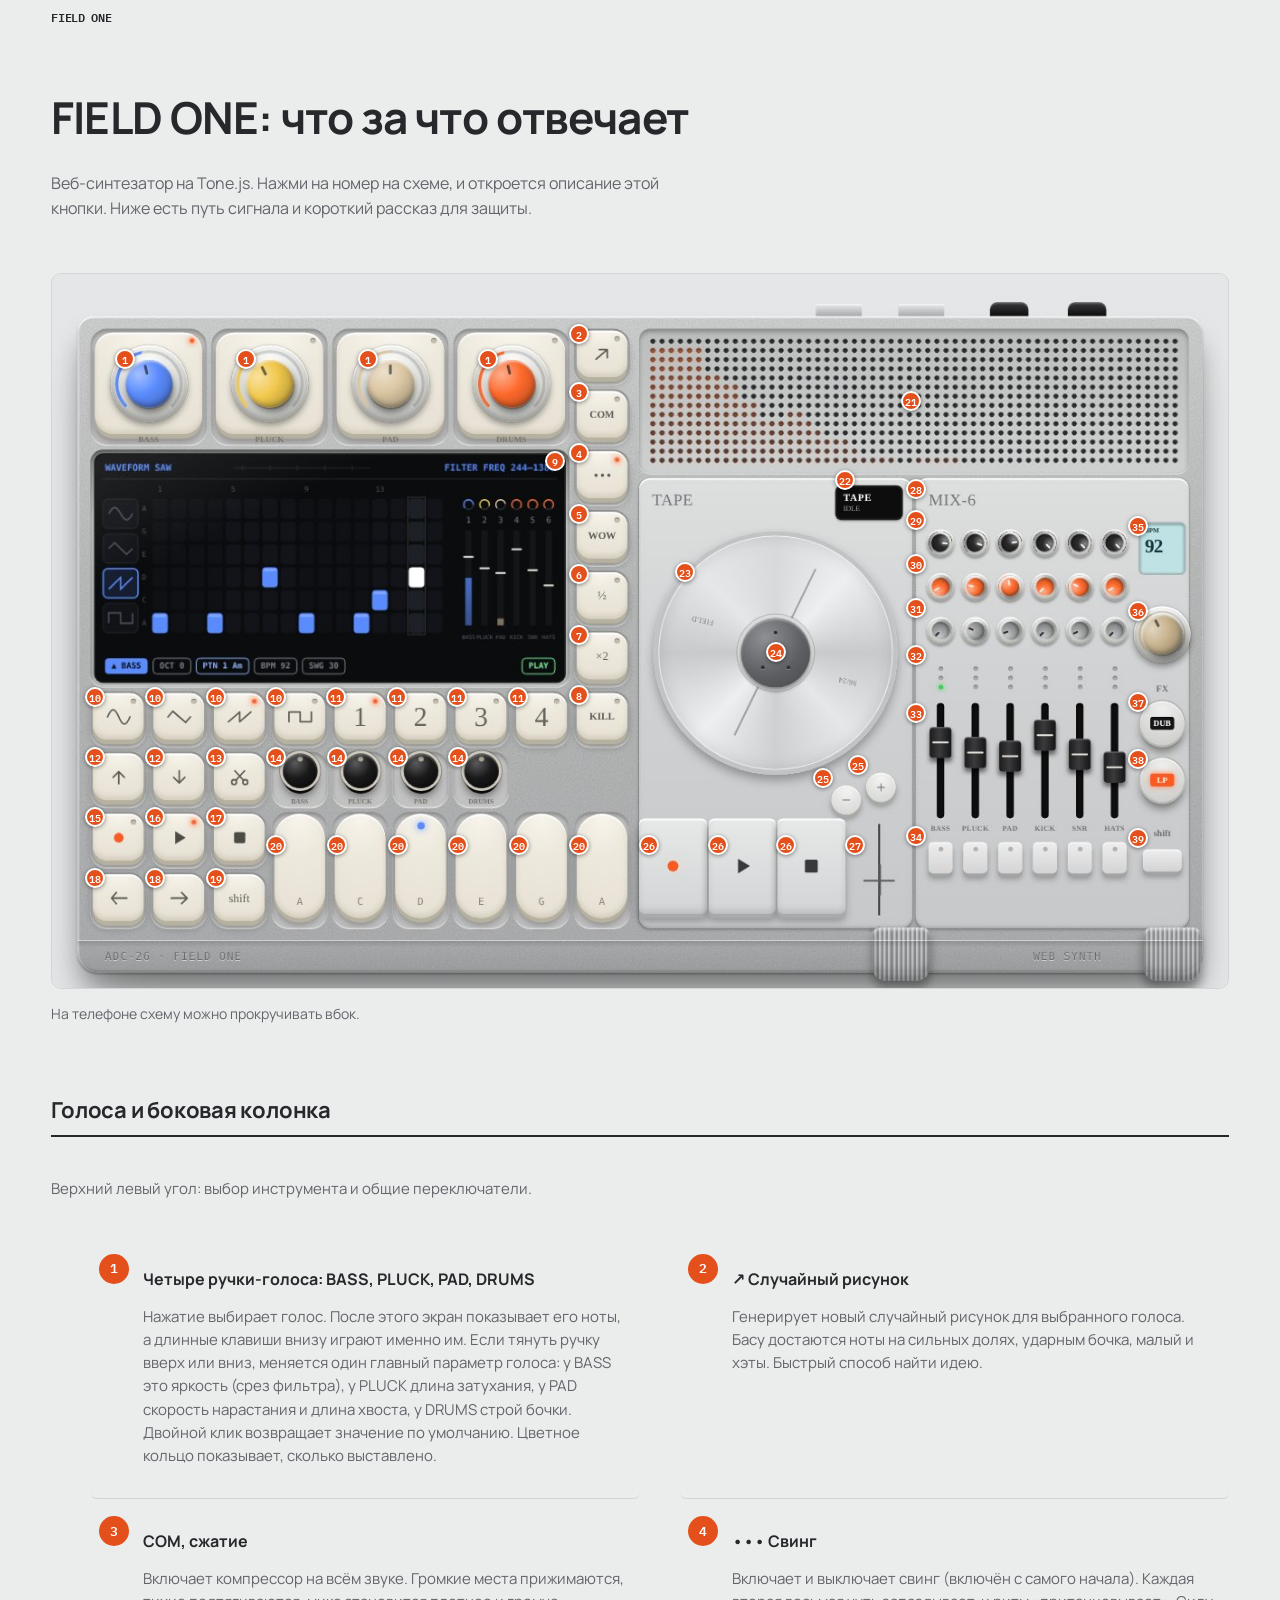
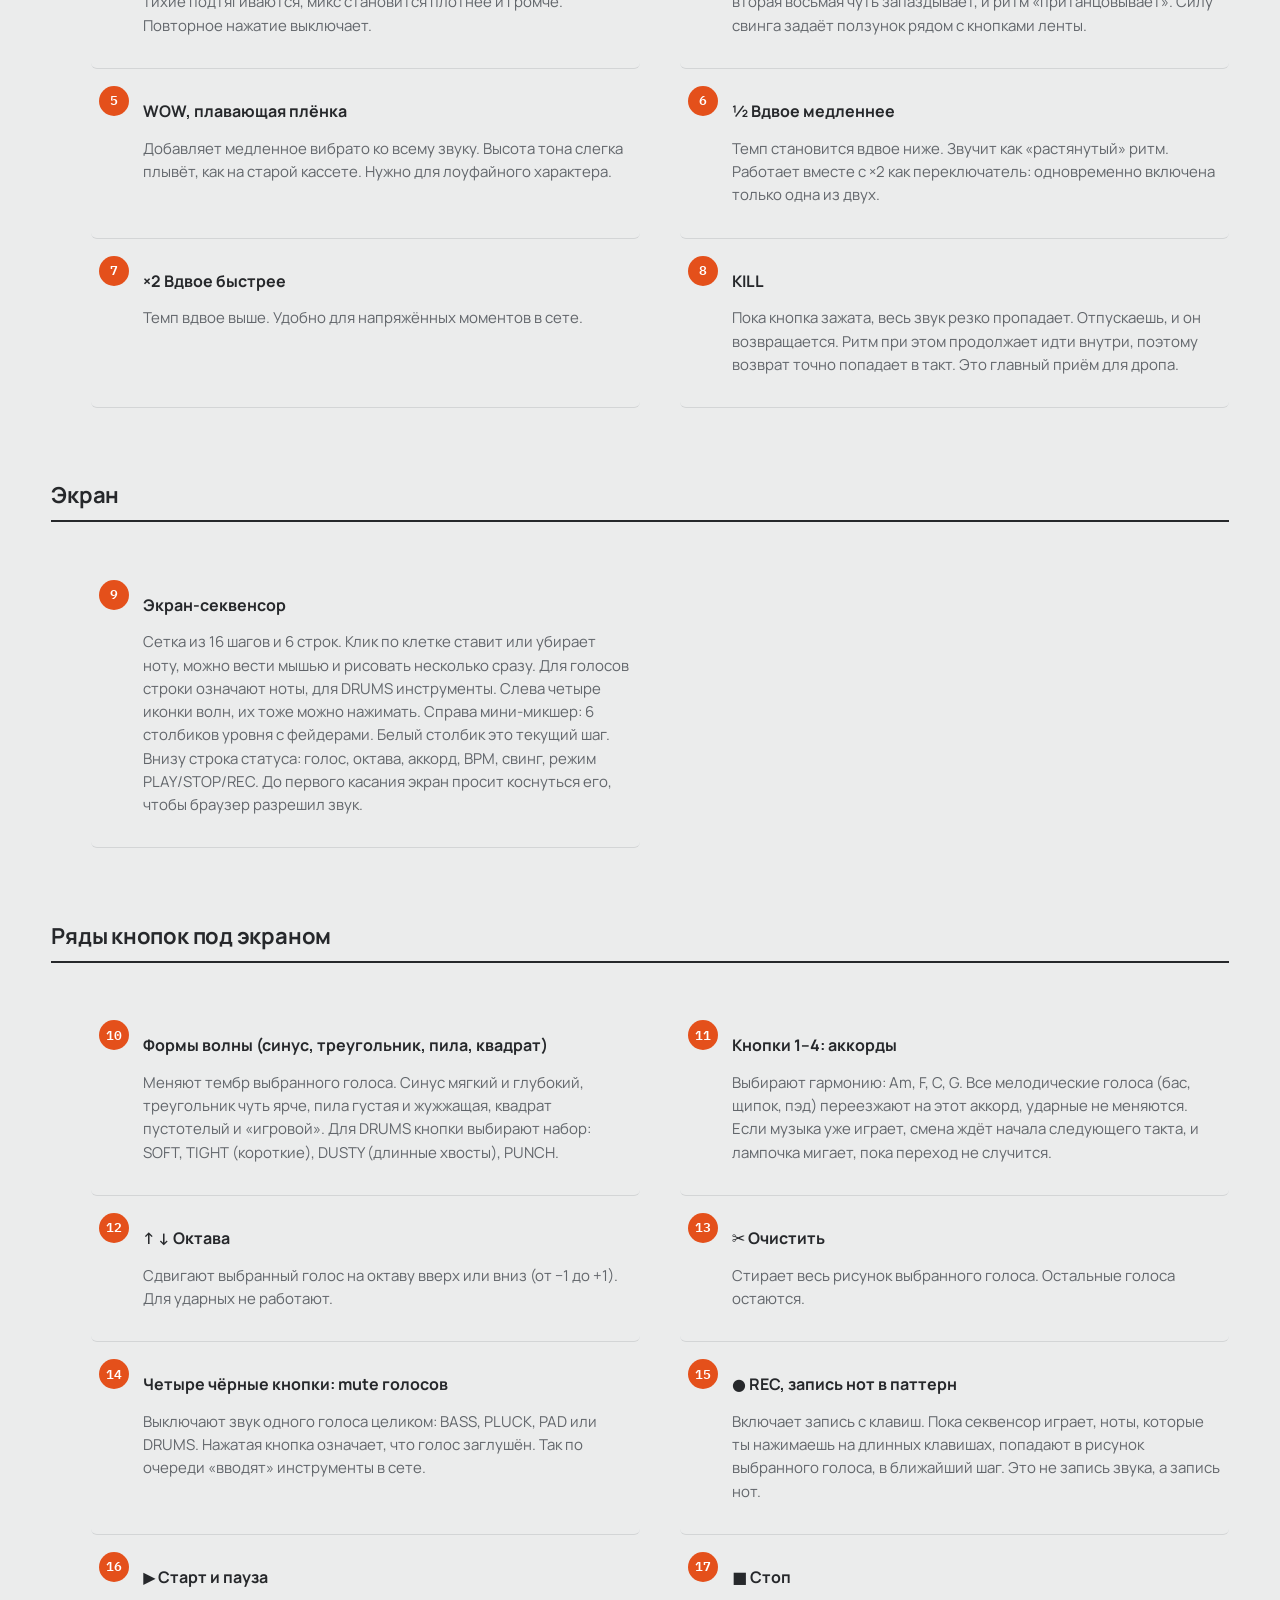
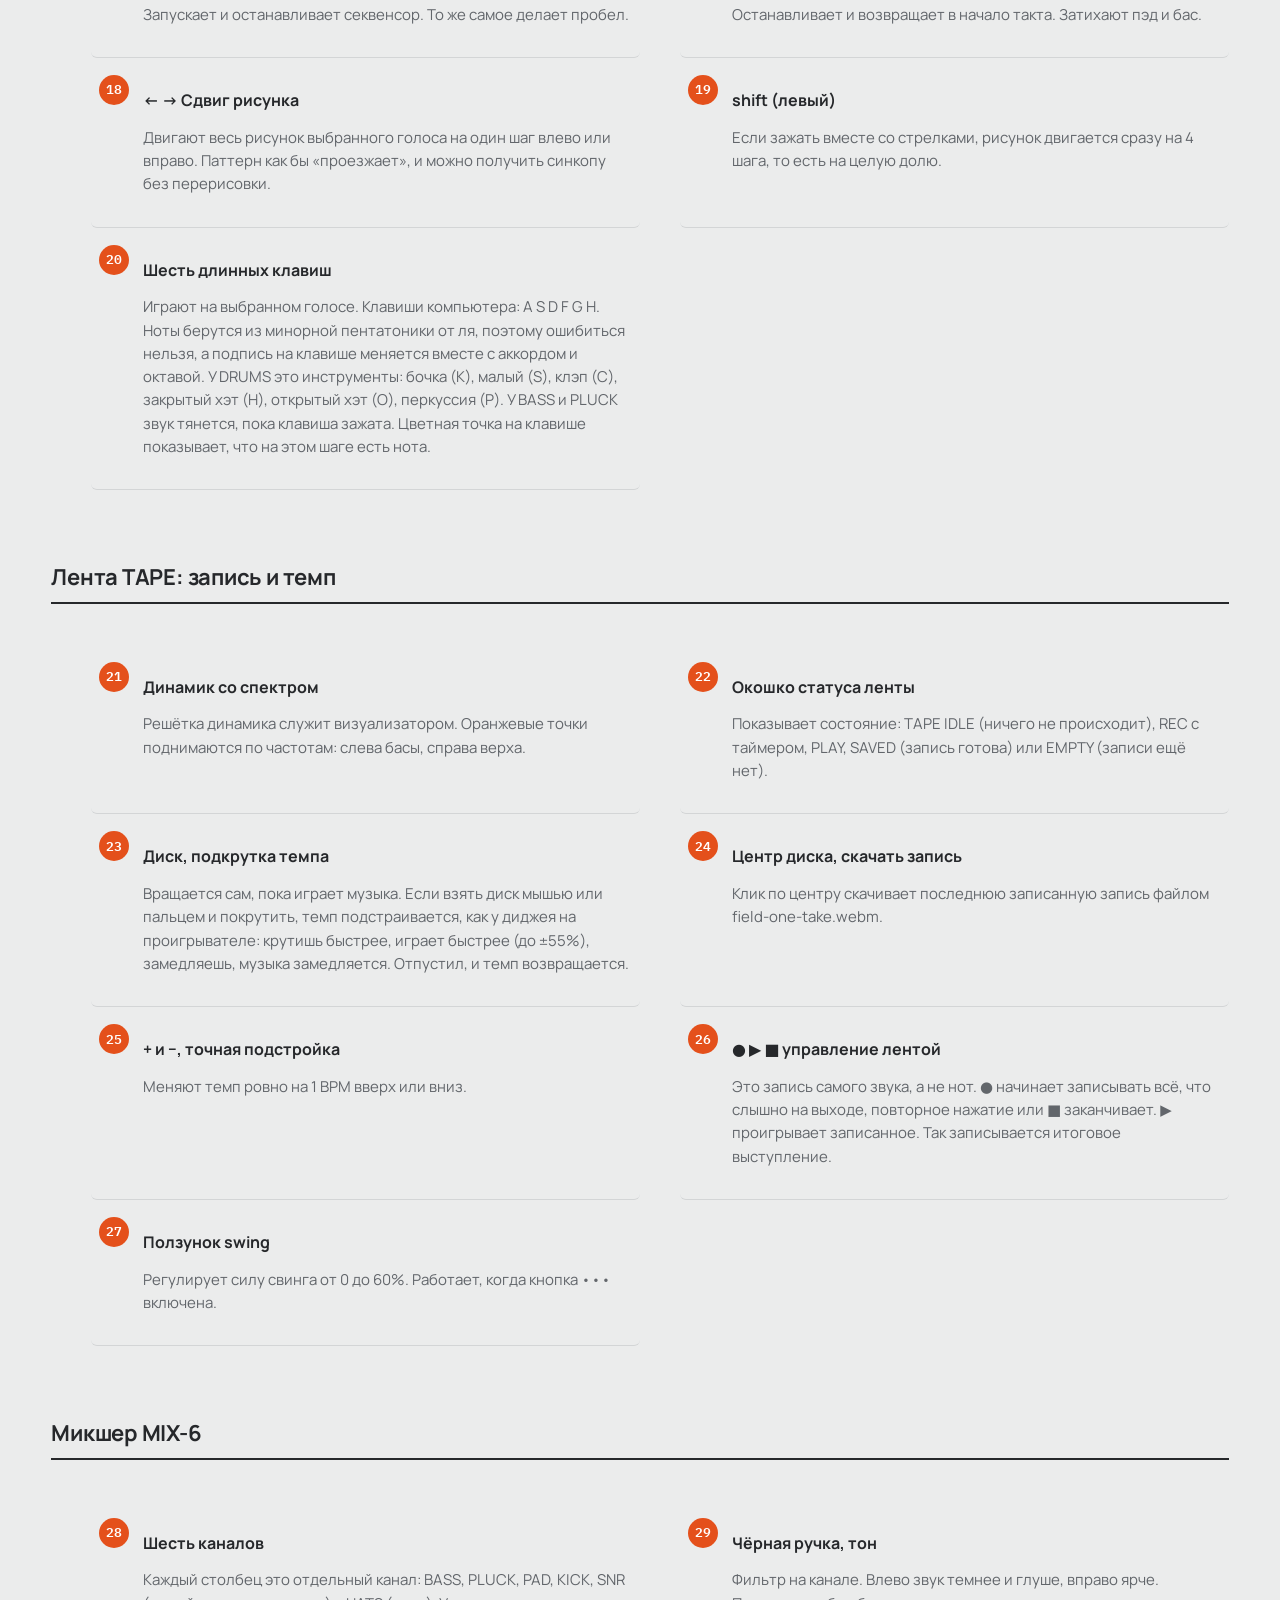
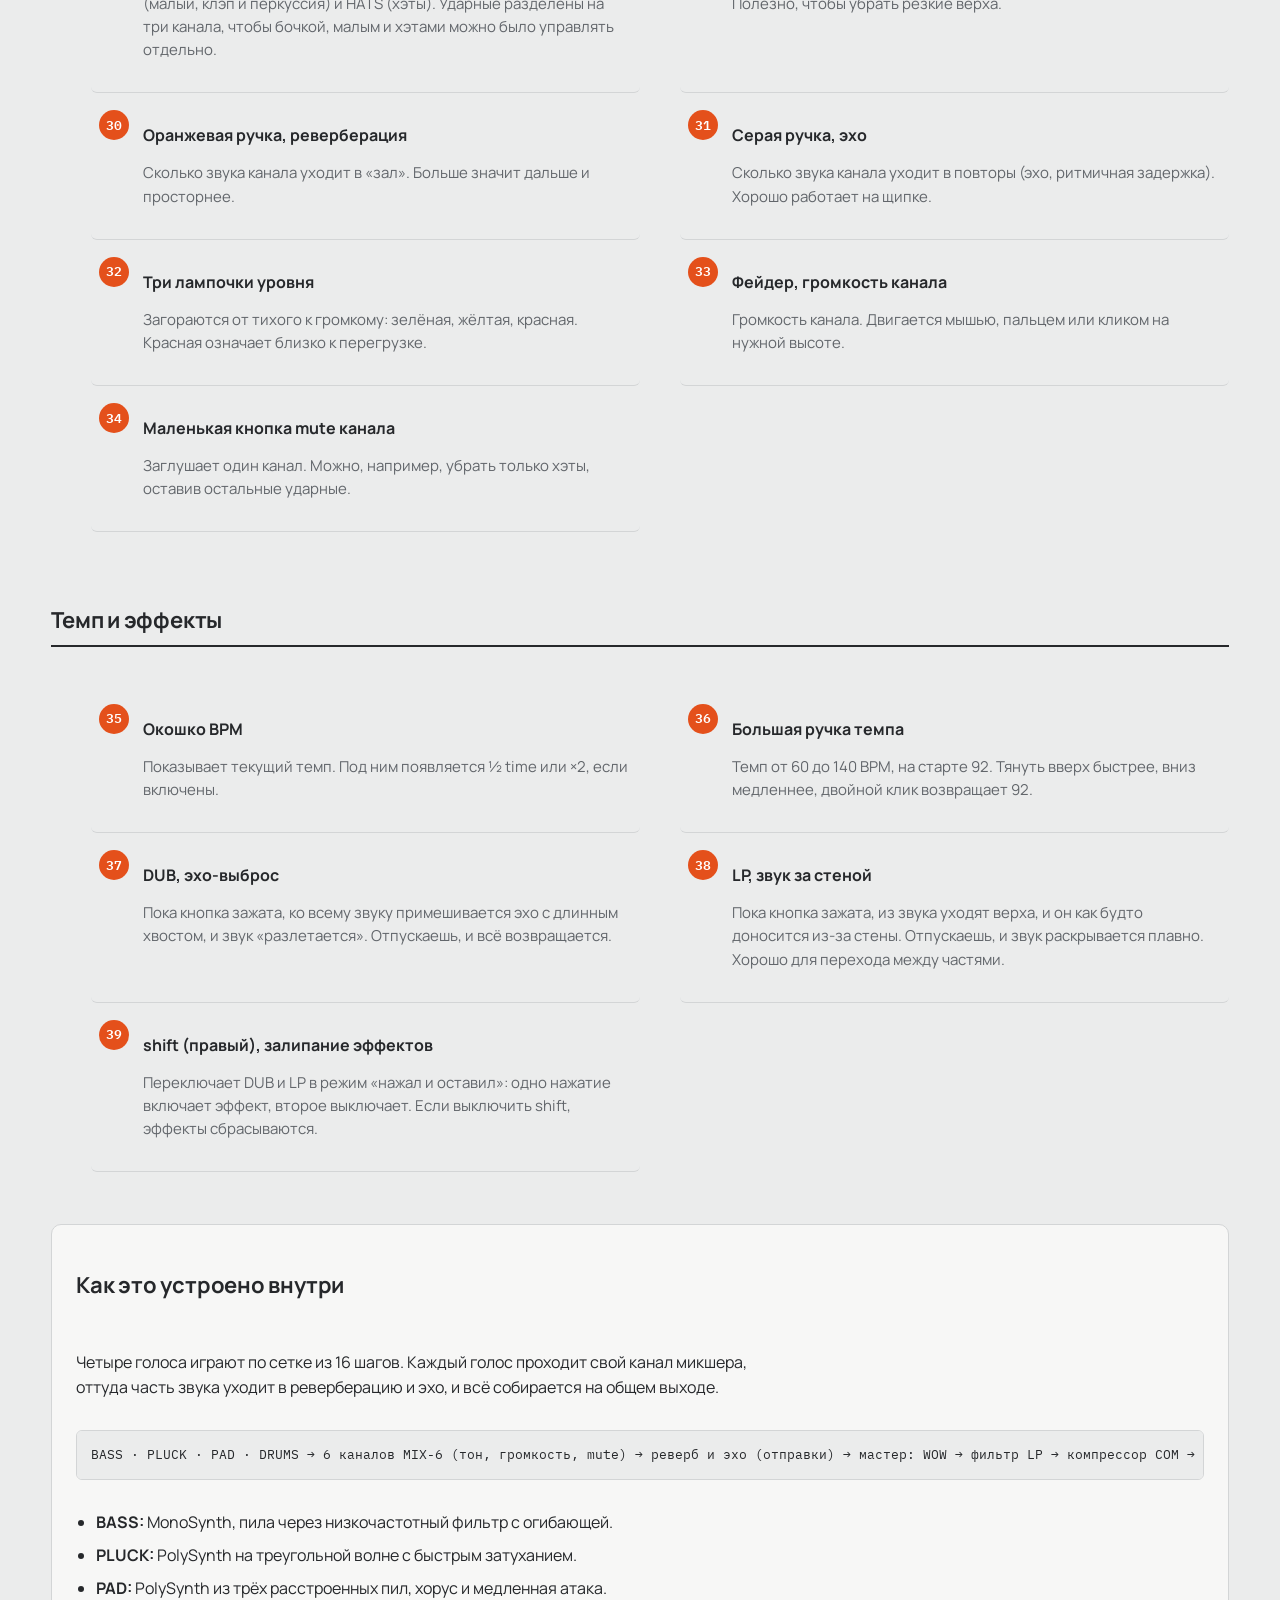
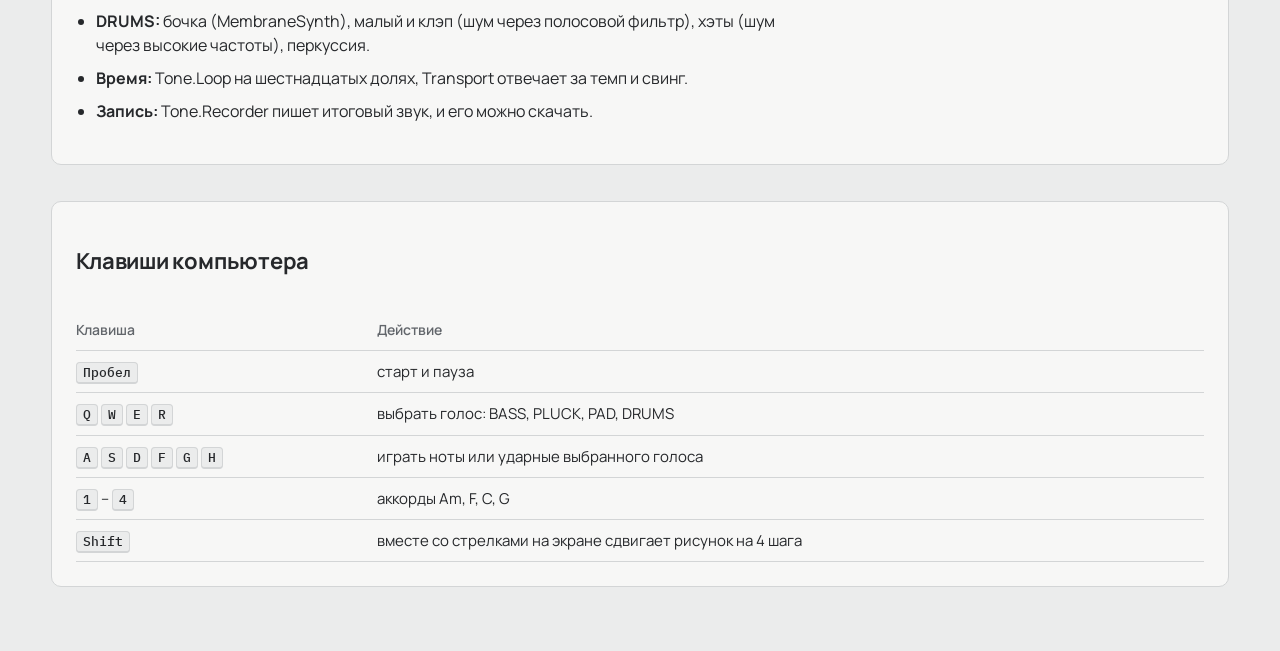
<file: Карта FIELD ONE.html>
<!doctype html><html lang="ru"><head><meta charset=utf8><meta name=viewport content="width=device-width,initial-scale=1,viewport-fit=cover"><style>:root{color-scheme:light;box-sizing:border-box;padding-top:env(safe-area-inset-top,0px);padding-bottom:env(safe-area-inset-bottom,0px)}html{scroll-padding-top:env(safe-area-inset-top,0px)}body{margin:0;padding:0;font:14px -apple-system,BlinkMacSystemFont,sans-serif;background:#faf9f5;color:#141413}img{max-width:100%}[hidden]:not([hidden=until-found i]){display:none!important}</style><link rel="stylesheet" href="navigation.css">
<script src="navigation.js" defer></script>
<link rel="icon" type="image/svg+xml" href="favicon.svg">
</head><body>
<header class="site-nav">
  <div class="site-nav__inner">
    <button class="site-nav__brand" type="button" aria-expanded="false" aria-controls="site-navigation">FIELD ONE</button>
    <nav class="site-nav__links" id="site-navigation" hidden aria-label="Страницы FIELD ONE">
        <a href="index.html">Инструмент</a>
        <a href="%D0%9A%D0%B0%D1%80%D1%82%D0%B0%20FIELD%20ONE.html" aria-current="page">Карта кнопок</a>
        <a href="%D0%9E%20%D0%BF%D1%80%D0%BE%D0%B5%D0%BA%D1%82%D0%B5.html">О проекте</a>
      </nav>
  </div>
</header>

<title>Карта FIELD ONE</title>
<style>
/* Layout: схема прибора с номерами, ниже список «номер → что делает», в конце шпаргалка для защиты */
:root{
  --bg:#ebecec; --surface:#f7f7f6; --ink:#26282b; --muted:#62666b; --line:#d3d5d6;
  --accent:#e4501b; --accent-ink:#ffffff; --soft:#fde6dc;
  --font-body:'Manrope',system-ui,-apple-system,'Segoe UI',sans-serif;
  --font-mono:'IBM Plex Mono',ui-monospace,Menlo,Consolas,monospace;
}
@media (prefers-color-scheme: dark){:root:not([data-theme="light"]){
  --bg:#18191b; --surface:#212326; --ink:#e9eaeb; --muted:#9a9ea4; --line:#34373b;
  --accent:#ff6a35; --accent-ink:#1a1a1a; --soft:#3a2a22; color-scheme:dark}}
:root[data-theme="dark"]{
  --bg:#18191b; --surface:#212326; --ink:#e9eaeb; --muted:#9a9ea4; --line:#34373b;
  --accent:#ff6a35; --accent-ink:#1a1a1a; --soft:#3a2a22; color-scheme:dark}
*{box-sizing:border-box}
body{background:var(--bg);color:var(--ink);font-family:var(--font-body);font-size:16px;line-height:1.55;padding-inline:max(16px,4vw);padding-block:28px 64px}
.wrap{max-width:1180px;margin-inline:auto;display:flex;flex-direction:column;gap:36px}
header h1{font-size:clamp(28px,5vw,44px);line-height:1.1;font-weight:700;letter-spacing:-.02em;text-wrap:balance}
header p{max-width:62ch;color:var(--muted);margin-top:10px}
.diagram-scroll{overflow-x:auto;border-radius:10px;border:1px solid var(--line);background:#e7e8e8}
.diagram{position:relative;min-width:820px;line-height:0}
.diagram img{display:block;width:100%;height:auto;max-width:none}
.mk{position:absolute;transform:translate(-50%,-50%);width:20px;height:20px;border-radius:50%;border:2px solid #fff;background:var(--accent);color:var(--accent-ink);font:600 10px/1 var(--font-mono);display:grid;place-items:center;padding:0;cursor:pointer;box-shadow:0 1px 4px rgba(0,0,0,.45)}
.mk:hover,.mk.on{transform:translate(-50%,-50%) scale(1.35);z-index:3;background:#111;color:#fff}
.mk:focus-visible,.item:focus-visible{outline:3px solid var(--ink);outline-offset:2px}
.hint{font-size:14px;color:var(--muted);margin-top:-22px}
.group{display:flex;flex-direction:column;gap:6px}
.group h2{font-size:22px;font-weight:700;letter-spacing:-.01em;padding-bottom:8px;border-bottom:2px solid var(--ink);text-wrap:balance}
.gnote{color:var(--muted);font-size:15px}
.items{list-style:none;display:grid;grid-template-columns:repeat(2,minmax(0,1fr));gap:0 40px}
.item{display:flex;gap:14px;padding:16px 8px;border-bottom:1px solid var(--line);scroll-margin-top:16px;border-radius:6px;transition:background .15s}
.item.on{background:var(--soft)}
.num{flex:none;width:30px;height:30px;border-radius:50%;background:var(--accent);color:var(--accent-ink);font:600 13px/1 var(--font-mono);display:grid;place-items:center;margin-top:1px;font-variant-numeric:tabular-nums}
.item h3{font-size:16px;font-weight:700;line-height:1.3;margin-bottom:4px}
.item p{font-size:15px;color:var(--muted);max-width:60ch}
.item>div{min-width:0}
.panel{background:var(--surface);border:1px solid var(--line);border-radius:10px;padding:24px;display:flex;flex-direction:column;gap:14px}
.panel h2{font-size:22px;font-weight:700;letter-spacing:-.01em}
.chain{font-family:var(--font-mono);font-size:13px;line-height:1.9;overflow-x:auto;white-space:nowrap;padding:12px 14px;border:1px solid var(--line);border-radius:6px;background:var(--bg)}
.panel p,.panel li{max-width:70ch}
.panel ul{padding-left:20px;display:flex;flex-direction:column;gap:8px}
.keys{overflow-x:auto}
table{border-collapse:collapse;font-size:15px;min-width:420px;width:100%}
th,td{text-align:left;padding:9px 12px 9px 0;border-bottom:1px solid var(--line);vertical-align:top}
th{font-weight:600;color:var(--muted);font-size:14px}
kbd{font:500 13px var(--font-mono);background:var(--bg);border:1px solid var(--line);border-bottom-width:2px;border-radius:4px;padding:1px 6px}
@media (max-width:820px){.items{grid-template-columns:minmax(0,1fr)}}
@media (prefers-reduced-motion:reduce){.item{transition:none}}
</style>
<link rel="preconnect" href="https://fonts.googleapis.com">
<link href="https://fonts.googleapis.com/css2?family=IBM+Plex+Mono:wght@400;500;600;700&family=Manrope:wght@400;500;700&display=swap" rel="stylesheet">

<div class="wrap">
<header>
  <h1>FIELD ONE: что за что отвечает</h1>
  <p>Веб-синтезатор на Tone.js. Нажми на номер на схеме, и откроется описание этой кнопки. Ниже есть путь сигнала и короткий рассказ для защиты.</p>
</header>

<div>
  <div class="diagram-scroll"><div class="diagram"><img alt="Схема синтезатора FIELD ONE с пронумерованными кнопками" src="[data-uri]"><button class="mk" data-n="1" style="left:6.23%;top:11.90%" aria-label="Пункт 1">1</button><button class="mk" data-n="1" style="left:16.46%;top:11.90%" aria-label="Пункт 1">1</button><button class="mk" data-n="1" style="left:26.85%;top:11.90%" aria-label="Пункт 1">1</button><button class="mk" data-n="1" style="left:37.08%;top:11.90%" aria-label="Пункт 1">1</button><button class="mk" data-n="2" style="left:44.77%;top:8.35%" aria-label="Пункт 2">2</button><button class="mk" data-n="3" style="left:44.77%;top:16.58%" aria-label="Пункт 3">3</button><button class="mk" data-n="4" style="left:44.77%;top:25.06%" aria-label="Пункт 4">4</button><button class="mk" data-n="5" style="left:44.77%;top:33.54%" aria-label="Пункт 5">5</button><button class="mk" data-n="6" style="left:44.77%;top:42.03%" aria-label="Пункт 6">6</button><button class="mk" data-n="7" style="left:44.77%;top:50.51%" aria-label="Пункт 7">7</button><button class="mk" data-n="8" style="left:44.77%;top:58.99%" aria-label="Пункт 8">8</button><button class="mk" data-n="9" style="left:42.77%;top:26.20%" aria-label="Пункт 9">9</button><button class="mk" data-n="10" style="left:3.62%;top:59.24%" aria-label="Пункт 10">10</button><button class="mk" data-n="10" style="left:8.77%;top:59.24%" aria-label="Пункт 10">10</button><button class="mk" data-n="10" style="left:13.92%;top:59.24%" aria-label="Пункт 10">10</button><button class="mk" data-n="10" style="left:19.08%;top:59.24%" aria-label="Пункт 10">10</button><button class="mk" data-n="11" style="left:24.15%;top:59.24%" aria-label="Пункт 11">11</button><button class="mk" data-n="11" style="left:29.31%;top:59.24%" aria-label="Пункт 11">11</button><button class="mk" data-n="11" style="left:34.46%;top:59.24%" aria-label="Пункт 11">11</button><button class="mk" data-n="11" style="left:39.62%;top:59.24%" aria-label="Пункт 11">11</button><button class="mk" data-n="12" style="left:3.62%;top:67.59%" aria-label="Пункт 12">12</button><button class="mk" data-n="12" style="left:8.77%;top:67.59%" aria-label="Пункт 12">12</button><button class="mk" data-n="13" style="left:13.92%;top:67.59%" aria-label="Пункт 13">13</button><button class="mk" data-n="14" style="left:19.08%;top:67.59%" aria-label="Пункт 14">14</button><button class="mk" data-n="14" style="left:24.23%;top:67.59%" aria-label="Пункт 14">14</button><button class="mk" data-n="14" style="left:29.38%;top:67.59%" aria-label="Пункт 14">14</button><button class="mk" data-n="14" style="left:34.54%;top:67.59%" aria-label="Пункт 14">14</button><button class="mk" data-n="15" style="left:3.62%;top:76.08%" aria-label="Пункт 15">15</button><button class="mk" data-n="16" style="left:8.77%;top:76.08%" aria-label="Пункт 16">16</button><button class="mk" data-n="17" style="left:13.92%;top:76.08%" aria-label="Пункт 17">17</button><button class="mk" data-n="18" style="left:3.62%;top:84.56%" aria-label="Пункт 18">18</button><button class="mk" data-n="18" style="left:8.77%;top:84.56%" aria-label="Пункт 18">18</button><button class="mk" data-n="19" style="left:13.92%;top:84.56%" aria-label="Пункт 19">19</button><button class="mk" data-n="20" style="left:19.08%;top:79.87%" aria-label="Пункт 20">20</button><button class="mk" data-n="20" style="left:24.23%;top:79.87%" aria-label="Пункт 20">20</button><button class="mk" data-n="20" style="left:29.38%;top:79.87%" aria-label="Пункт 20">20</button><button class="mk" data-n="20" style="left:34.54%;top:79.87%" aria-label="Пункт 20">20</button><button class="mk" data-n="20" style="left:39.69%;top:79.87%" aria-label="Пункт 20">20</button><button class="mk" data-n="20" style="left:44.85%;top:79.87%" aria-label="Пункт 20">20</button><button class="mk" data-n="21" style="left:73.08%;top:17.72%" aria-label="Пункт 21">21</button><button class="mk" data-n="22" style="left:67.46%;top:28.86%" aria-label="Пункт 22">22</button><button class="mk" data-n="23" style="left:53.85%;top:41.77%" aria-label="Пункт 23">23</button><button class="mk" data-n="24" style="left:61.54%;top:52.91%" aria-label="Пункт 24">24</button><button class="mk" data-n="25" style="left:68.54%;top:68.73%" aria-label="Пункт 25">25</button><button class="mk" data-n="25" style="left:65.54%;top:70.51%" aria-label="Пункт 25">25</button><button class="mk" data-n="26" style="left:50.77%;top:79.87%" aria-label="Пункт 26">26</button><button class="mk" data-n="26" style="left:56.62%;top:79.87%" aria-label="Пункт 26">26</button><button class="mk" data-n="26" style="left:62.46%;top:79.87%" aria-label="Пункт 26">26</button><button class="mk" data-n="27" style="left:68.31%;top:79.87%" aria-label="Пункт 27">27</button><button class="mk" data-n="28" style="left:73.46%;top:30.13%" aria-label="Пункт 28">28</button><button class="mk" data-n="29" style="left:73.46%;top:34.43%" aria-label="Пункт 29">29</button><button class="mk" data-n="30" style="left:73.46%;top:40.63%" aria-label="Пункт 30">30</button><button class="mk" data-n="31" style="left:73.46%;top:46.71%" aria-label="Пункт 31">31</button><button class="mk" data-n="32" style="left:73.46%;top:53.29%" aria-label="Пункт 32">32</button><button class="mk" data-n="33" style="left:73.46%;top:61.52%" aria-label="Пункт 33">33</button><button class="mk" data-n="34" style="left:73.46%;top:78.61%" aria-label="Пункт 34">34</button><button class="mk" data-n="35" style="left:92.38%;top:35.32%" aria-label="Пункт 35">35</button><button class="mk" data-n="36" style="left:92.38%;top:47.22%" aria-label="Пункт 36">36</button><button class="mk" data-n="37" style="left:92.38%;top:59.87%" aria-label="Пункт 37">37</button><button class="mk" data-n="38" style="left:92.38%;top:67.85%" aria-label="Пункт 38">38</button><button class="mk" data-n="39" style="left:92.38%;top:78.99%" aria-label="Пункт 39">39</button></div></div>
</div>
<p class="hint">На телефоне схему можно прокручивать вбок.</p>

<section class="group"><h2>Голоса и боковая колонка</h2><p class="gnote">Верхний левый угол: выбор инструмента и общие переключатели.</p><ol class="items"><li id="i1" class="item" data-n="1"><span class="num">1</span><div><h3>Четыре ручки-голоса: BASS, PLUCK, PAD, DRUMS</h3><p>Нажатие выбирает голос. После этого экран показывает его ноты, а длинные клавиши внизу играют именно им. Если тянуть ручку вверх или вниз, меняется один главный параметр голоса: у BASS это яркость (срез фильтра), у PLUCK длина затухания, у PAD скорость нарастания и длина хвоста, у DRUMS строй бочки. Двойной клик возвращает значение по умолчанию. Цветное кольцо показывает, сколько выставлено.</p></div></li><li id="i2" class="item" data-n="2"><span class="num">2</span><div><h3>↗ Случайный рисунок</h3><p>Генерирует новый случайный рисунок для выбранного голоса. Басу достаются ноты на сильных долях, ударным бочка, малый и хэты. Быстрый способ найти идею.</p></div></li><li id="i3" class="item" data-n="3"><span class="num">3</span><div><h3>COM, сжатие</h3><p>Включает компрессор на всём звуке. Громкие места прижимаются, тихие подтягиваются, микс становится плотнее и громче. Повторное нажатие выключает.</p></div></li><li id="i4" class="item" data-n="4"><span class="num">4</span><div><h3>••• Свинг</h3><p>Включает и выключает свинг (включён с самого начала). Каждая вторая восьмая чуть запаздывает, и ритм «пританцовывает». Силу свинга задаёт ползунок рядом с кнопками ленты.</p></div></li><li id="i5" class="item" data-n="5"><span class="num">5</span><div><h3>WOW, плавающая плёнка</h3><p>Добавляет медленное вибрато ко всему звуку. Высота тона слегка плывёт, как на старой кассете. Нужно для лоуфайного характера.</p></div></li><li id="i6" class="item" data-n="6"><span class="num">6</span><div><h3>½ Вдвое медленнее</h3><p>Темп становится вдвое ниже. Звучит как «растянутый» ритм. Работает вместе с ×2 как переключатель: одновременно включена только одна из двух.</p></div></li><li id="i7" class="item" data-n="7"><span class="num">7</span><div><h3>×2 Вдвое быстрее</h3><p>Темп вдвое выше. Удобно для напряжённых моментов в сете.</p></div></li><li id="i8" class="item" data-n="8"><span class="num">8</span><div><h3>KILL</h3><p>Пока кнопка зажата, весь звук резко пропадает. Отпускаешь, и он возвращается. Ритм при этом продолжает идти внутри, поэтому возврат точно попадает в такт. Это главный приём для дропа.</p></div></li></ol></section><section class="group"><h2>Экран</h2><ol class="items"><li id="i9" class="item" data-n="9"><span class="num">9</span><div><h3>Экран-секвенсор</h3><p>Сетка из 16 шагов и 6 строк. Клик по клетке ставит или убирает ноту, можно вести мышью и рисовать несколько сразу. Для голосов строки означают ноты, для DRUMS инструменты. Слева четыре иконки волн, их тоже можно нажимать. Справа мини-микшер: 6 столбиков уровня с фейдерами. Белый столбик это текущий шаг. Внизу строка статуса: голос, октава, аккорд, BPM, свинг, режим PLAY/STOP/REC. До первого касания экран просит коснуться его, чтобы браузер разрешил звук.</p></div></li></ol></section><section class="group"><h2>Ряды кнопок под экраном</h2><ol class="items"><li id="i10" class="item" data-n="10"><span class="num">10</span><div><h3>Формы волны (синус, треугольник, пила, квадрат)</h3><p>Меняют тембр выбранного голоса. Синус мягкий и глубокий, треугольник чуть ярче, пила густая и жужжащая, квадрат пустотелый и «игровой». Для DRUMS кнопки выбирают набор: SOFT, TIGHT (короткие), DUSTY (длинные хвосты), PUNCH.</p></div></li><li id="i11" class="item" data-n="11"><span class="num">11</span><div><h3>Кнопки 1–4: аккорды</h3><p>Выбирают гармонию: Am, F, C, G. Все мелодические голоса (бас, щипок, пэд) переезжают на этот аккорд, ударные не меняются. Если музыка уже играет, смена ждёт начала следующего такта, и лампочка мигает, пока переход не случится.</p></div></li><li id="i12" class="item" data-n="12"><span class="num">12</span><div><h3>↑ ↓ Октава</h3><p>Сдвигают выбранный голос на октаву вверх или вниз (от −1 до +1). Для ударных не работают.</p></div></li><li id="i13" class="item" data-n="13"><span class="num">13</span><div><h3>✂ Очистить</h3><p>Стирает весь рисунок выбранного голоса. Остальные голоса остаются.</p></div></li><li id="i14" class="item" data-n="14"><span class="num">14</span><div><h3>Четыре чёрные кнопки: mute голосов</h3><p>Выключают звук одного голоса целиком: BASS, PLUCK, PAD или DRUMS. Нажатая кнопка означает, что голос заглушён. Так по очереди «вводят» инструменты в сете.</p></div></li><li id="i15" class="item" data-n="15"><span class="num">15</span><div><h3>● REC, запись нот в паттерн</h3><p>Включает запись с клавиш. Пока секвенсор играет, ноты, которые ты нажимаешь на длинных клавишах, попадают в рисунок выбранного голоса, в ближайший шаг. Это не запись звука, а запись нот.</p></div></li><li id="i16" class="item" data-n="16"><span class="num">16</span><div><h3>▶ Старт и пауза</h3><p>Запускает и останавливает секвенсор. То же самое делает пробел.</p></div></li><li id="i17" class="item" data-n="17"><span class="num">17</span><div><h3>■ Стоп</h3><p>Останавливает и возвращает в начало такта. Затихают пэд и бас.</p></div></li><li id="i18" class="item" data-n="18"><span class="num">18</span><div><h3>← → Сдвиг рисунка</h3><p>Двигают весь рисунок выбранного голоса на один шаг влево или вправо. Паттерн как бы «проезжает», и можно получить синкопу без перерисовки.</p></div></li><li id="i19" class="item" data-n="19"><span class="num">19</span><div><h3>shift (левый)</h3><p>Если зажать вместе со стрелками, рисунок двигается сразу на 4 шага, то есть на целую долю.</p></div></li><li id="i20" class="item" data-n="20"><span class="num">20</span><div><h3>Шесть длинных клавиш</h3><p>Играют на выбранном голосе. Клавиши компьютера: A S D F G H. Ноты берутся из минорной пентатоники от ля, поэтому ошибиться нельзя, а подпись на клавише меняется вместе с аккордом и октавой. У DRUMS это инструменты: бочка (K), малый (S), клэп (C), закрытый хэт (H), открытый хэт (O), перкуссия (P). У BASS и PLUCK звук тянется, пока клавиша зажата. Цветная точка на клавише показывает, что на этом шаге есть нота.</p></div></li></ol></section><section class="group"><h2>Лента TAPE: запись и темп</h2><ol class="items"><li id="i21" class="item" data-n="21"><span class="num">21</span><div><h3>Динамик со спектром</h3><p>Решётка динамика служит визуализатором. Оранжевые точки поднимаются по частотам: слева басы, справа верха.</p></div></li><li id="i22" class="item" data-n="22"><span class="num">22</span><div><h3>Окошко статуса ленты</h3><p>Показывает состояние: TAPE IDLE (ничего не происходит), REC с таймером, PLAY, SAVED (запись готова) или EMPTY (записи ещё нет).</p></div></li><li id="i23" class="item" data-n="23"><span class="num">23</span><div><h3>Диск, подкрутка темпа</h3><p>Вращается сам, пока играет музыка. Если взять диск мышью или пальцем и покрутить, темп подстраивается, как у диджея на проигрывателе: крутишь быстрее, играет быстрее (до ±55%), замедляешь, музыка замедляется. Отпустил, и темп возвращается.</p></div></li><li id="i24" class="item" data-n="24"><span class="num">24</span><div><h3>Центр диска, скачать запись</h3><p>Клик по центру скачивает последнюю записанную запись файлом field-one-take.webm.</p></div></li><li id="i25" class="item" data-n="25"><span class="num">25</span><div><h3>+ и −, точная подстройка</h3><p>Меняют темп ровно на 1 BPM вверх или вниз.</p></div></li><li id="i26" class="item" data-n="26"><span class="num">26</span><div><h3>● ▶ ■ управление лентой</h3><p>Это запись самого звука, а не нот. ● начинает записывать всё, что слышно на выходе, повторное нажатие или ■ заканчивает. ▶ проигрывает записанное. Так записывается итоговое выступление.</p></div></li><li id="i27" class="item" data-n="27"><span class="num">27</span><div><h3>Ползунок swing</h3><p>Регулирует силу свинга от 0 до 60%. Работает, когда кнопка ••• включена.</p></div></li></ol></section><section class="group"><h2>Микшер MIX-6</h2><ol class="items"><li id="i28" class="item" data-n="28"><span class="num">28</span><div><h3>Шесть каналов</h3><p>Каждый столбец это отдельный канал: BASS, PLUCK, PAD, KICK, SNR (малый, клэп и перкуссия) и HATS (хэты). Ударные разделены на три канала, чтобы бочкой, малым и хэтами можно было управлять отдельно.</p></div></li><li id="i29" class="item" data-n="29"><span class="num">29</span><div><h3>Чёрная ручка, тон</h3><p>Фильтр на канале. Влево звук темнее и глуше, вправо ярче. Полезно, чтобы убрать резкие верха.</p></div></li><li id="i30" class="item" data-n="30"><span class="num">30</span><div><h3>Оранжевая ручка, реверберация</h3><p>Сколько звука канала уходит в «зал». Больше значит дальше и просторнее.</p></div></li><li id="i31" class="item" data-n="31"><span class="num">31</span><div><h3>Серая ручка, эхо</h3><p>Сколько звука канала уходит в повторы (эхо, ритмичная задержка). Хорошо работает на щипке.</p></div></li><li id="i32" class="item" data-n="32"><span class="num">32</span><div><h3>Три лампочки уровня</h3><p>Загораются от тихого к громкому: зелёная, жёлтая, красная. Красная означает близко к перегрузке.</p></div></li><li id="i33" class="item" data-n="33"><span class="num">33</span><div><h3>Фейдер, громкость канала</h3><p>Громкость канала. Двигается мышью, пальцем или кликом на нужной высоте.</p></div></li><li id="i34" class="item" data-n="34"><span class="num">34</span><div><h3>Маленькая кнопка mute канала</h3><p>Заглушает один канал. Можно, например, убрать только хэты, оставив остальные ударные.</p></div></li></ol></section><section class="group"><h2>Темп и эффекты</h2><ol class="items"><li id="i35" class="item" data-n="35"><span class="num">35</span><div><h3>Окошко BPM</h3><p>Показывает текущий темп. Под ним появляется ½ time или ×2, если включены.</p></div></li><li id="i36" class="item" data-n="36"><span class="num">36</span><div><h3>Большая ручка темпа</h3><p>Темп от 60 до 140 BPM, на старте 92. Тянуть вверх быстрее, вниз медленнее, двойной клик возвращает 92.</p></div></li><li id="i37" class="item" data-n="37"><span class="num">37</span><div><h3>DUB, эхо-выброс</h3><p>Пока кнопка зажата, ко всему звуку примешивается эхо с длинным хвостом, и звук «разлетается». Отпускаешь, и всё возвращается.</p></div></li><li id="i38" class="item" data-n="38"><span class="num">38</span><div><h3>LP, звук за стеной</h3><p>Пока кнопка зажата, из звука уходят верха, и он как будто доносится из-за стены. Отпускаешь, и звук раскрывается плавно. Хорошо для перехода между частями.</p></div></li><li id="i39" class="item" data-n="39"><span class="num">39</span><div><h3>shift (правый), залипание эффектов</h3><p>Переключает DUB и LP в режим «нажал и оставил»: одно нажатие включает эффект, второе выключает. Если выключить shift, эффекты сбрасываются.</p></div></li></ol></section>

<section class="panel">
  <h2>Как это устроено внутри</h2>
  <p>Четыре голоса играют по сетке из 16 шагов. Каждый голос проходит свой канал микшера, оттуда часть звука уходит в реверберацию и эхо, и всё собирается на общем выходе.</p>
  <div class="chain">BASS · PLUCK · PAD · DRUMS → 6 каналов MIX-6 (тон, громкость, mute) → реверб и эхо (отправки) → мастер: WOW → фильтр LP → компрессор COM → лимитер → KILL → динамик и запись TAPE</div>
  <ul>
    <li><b>BASS:</b> MonoSynth, пила через низкочастотный фильтр с огибающей.</li>
    <li><b>PLUCK:</b> PolySynth на треугольной волне с быстрым затуханием.</li>
    <li><b>PAD:</b> PolySynth из трёх расстроенных пил, хорус и медленная атака.</li>
    <li><b>DRUMS:</b> бочка (MembraneSynth), малый и клэп (шум через полосовой фильтр), хэты (шум через высокие частоты), перкуссия.</li>
    <li><b>Время:</b> Tone.Loop на шестнадцатых долях, Transport отвечает за темп и свинг.</li>
    <li><b>Запись:</b> Tone.Recorder пишет итоговый звук, и его можно скачать.</li>
  </ul>
</section>

<section class="panel">
  <h2>Клавиши компьютера</h2>
  <div class="keys"><table>
    <tr><th>Клавиша</th><th>Действие</th></tr>
    <tr><td><kbd>Пробел</kbd></td><td>старт и пауза</td></tr>
    <tr><td><kbd>Q</kbd> <kbd>W</kbd> <kbd>E</kbd> <kbd>R</kbd></td><td>выбрать голос: BASS, PLUCK, PAD, DRUMS</td></tr>
    <tr><td><kbd>A</kbd> <kbd>S</kbd> <kbd>D</kbd> <kbd>F</kbd> <kbd>G</kbd> <kbd>H</kbd></td><td>играть ноты или ударные выбранного голоса</td></tr>
    <tr><td><kbd>1</kbd> – <kbd>4</kbd></td><td>аккорды Am, F, C, G</td></tr>
    <tr><td><kbd>Shift</kbd></td><td>вместе со стрелками на экране сдвигает рисунок на 4 шага</td></tr>
  </table></div>
</section>
</div>

<script>
(function(){
  var marks=[].slice.call(document.querySelectorAll('.mk'));
  function set(n,on){
    marks.forEach(function(m){if(m.dataset.n==n)m.classList.toggle('on',on)});
    var it=document.getElementById('i'+n); if(it)it.classList.toggle('on',on);
  }
  marks.forEach(function(m){
    m.addEventListener('mouseenter',function(){set(m.dataset.n,true)});
    m.addEventListener('mouseleave',function(){set(m.dataset.n,false)});
    m.addEventListener('click',function(){
      var it=document.getElementById('i'+m.dataset.n); if(!it)return;
      it.scrollIntoView({behavior:matchMedia('(prefers-reduced-motion: reduce)').matches?'auto':'smooth',block:'center'});
      set(m.dataset.n,true); setTimeout(function(){set(m.dataset.n,false)},1800);
    });
  });
  [].slice.call(document.querySelectorAll('.item')).forEach(function(it){
    it.addEventListener('mouseenter',function(){set(it.dataset.n,true)});
    it.addEventListener('mouseleave',function(){set(it.dataset.n,false)});
  });
})();
</script>

</body></html>
</file>
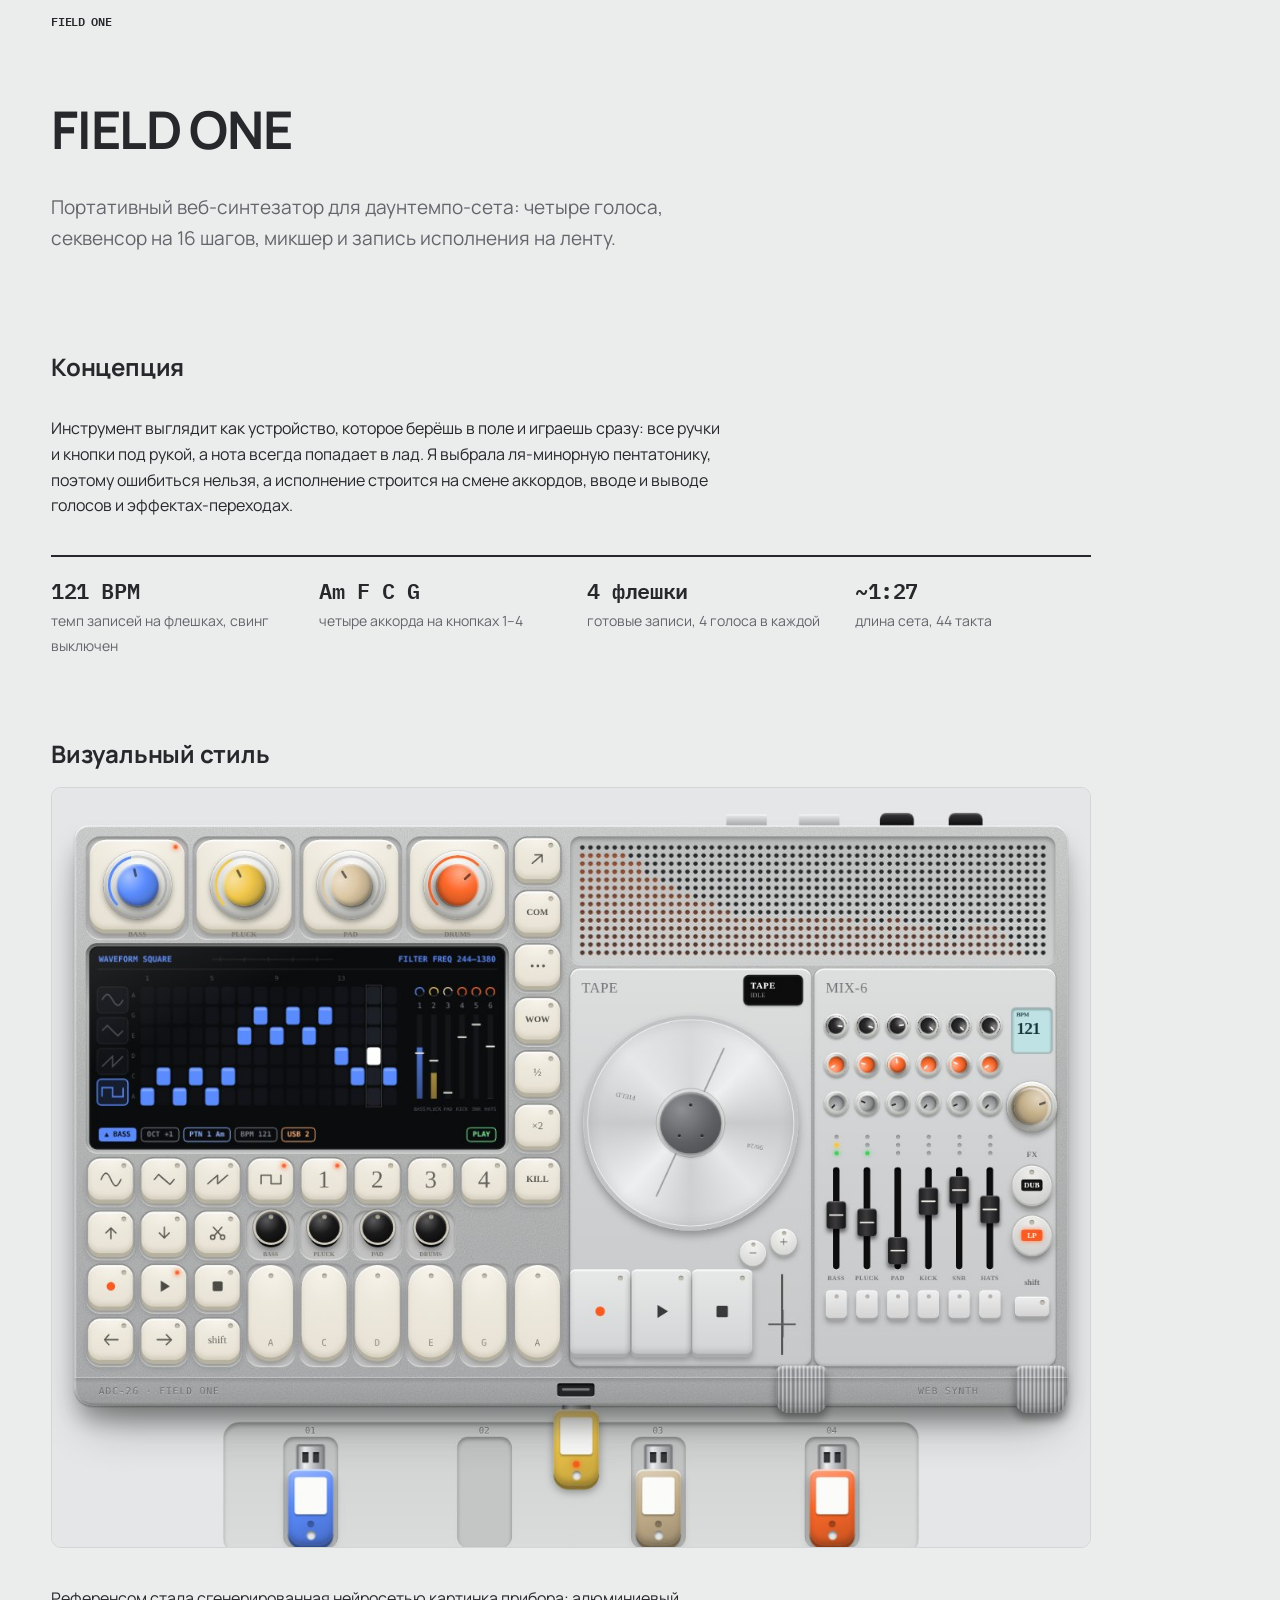
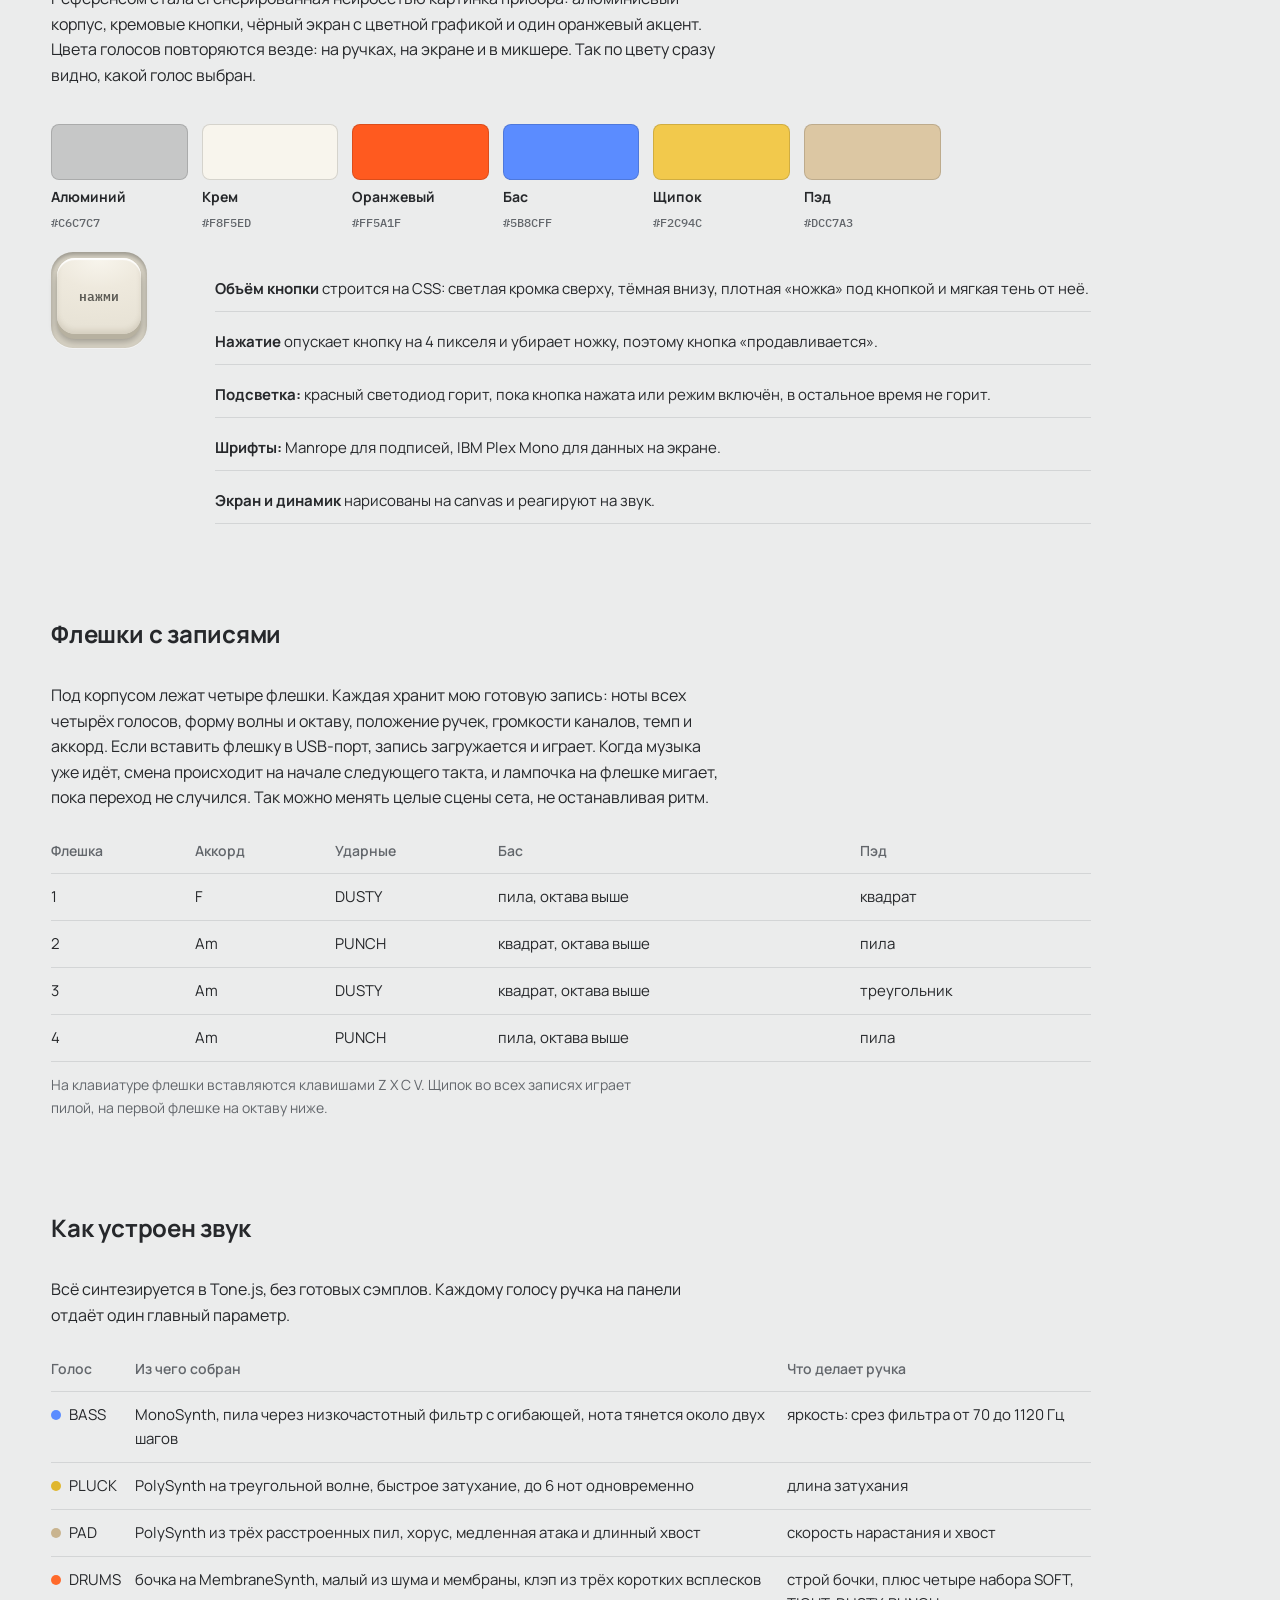
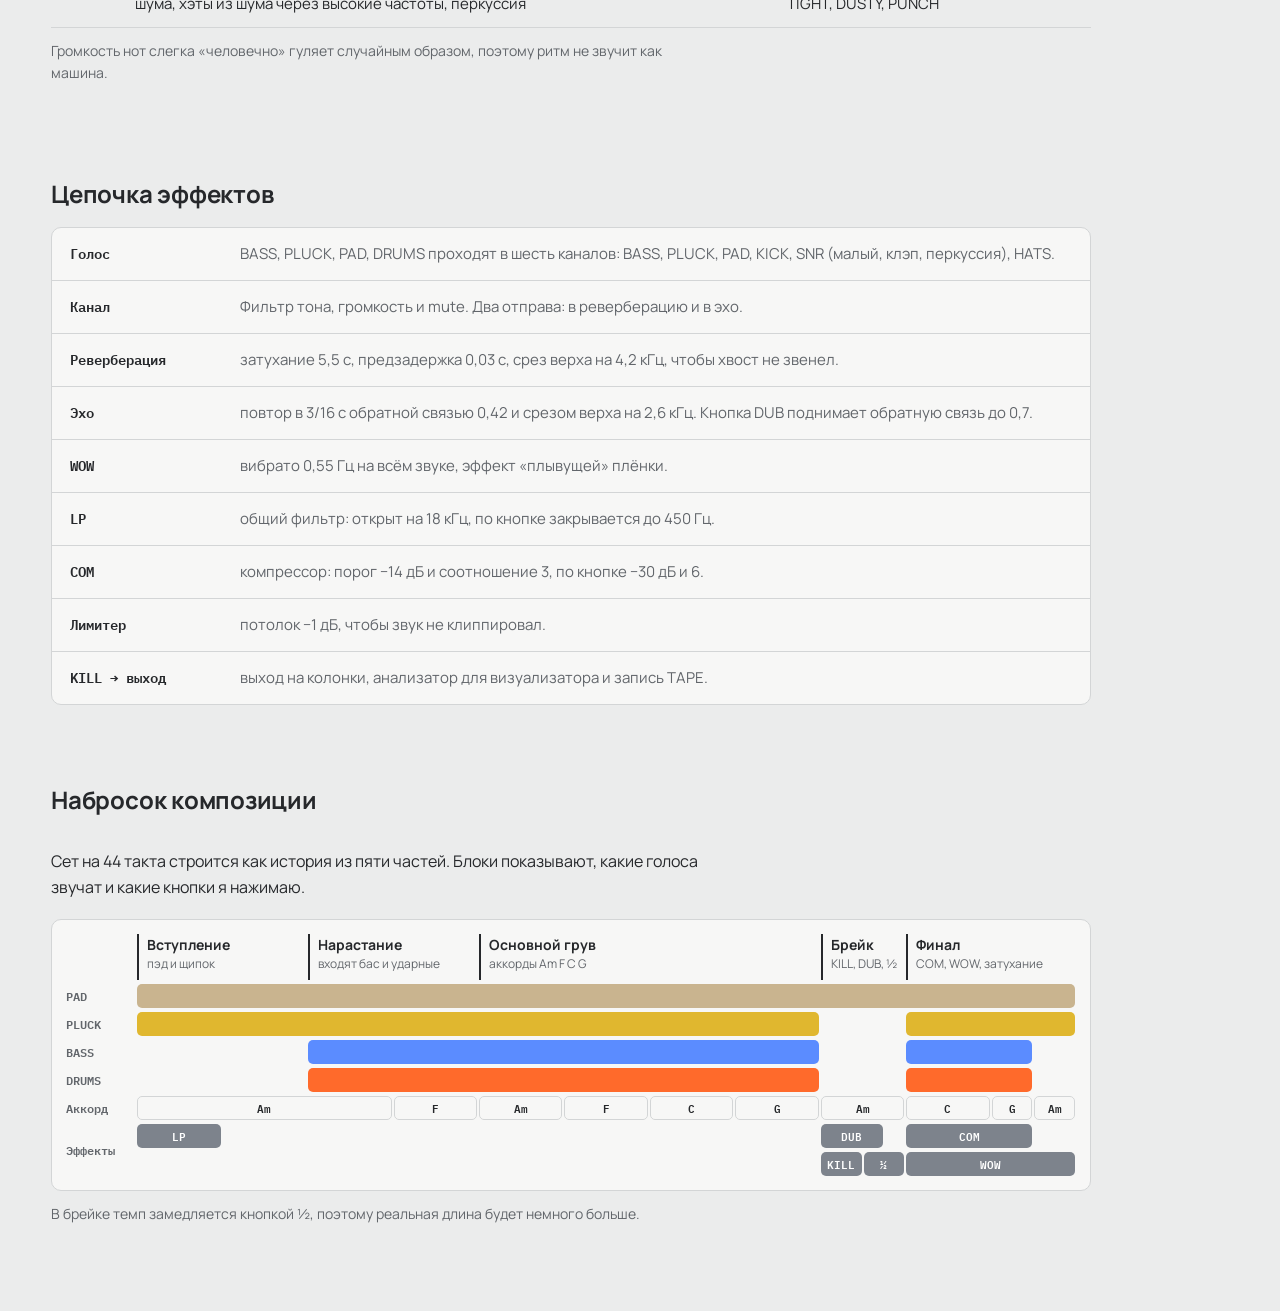
<file: О проекте.html>
<!doctype html><html lang="ru"><head><meta charset=utf8><meta name=viewport content="width=device-width,initial-scale=1,viewport-fit=cover"><style>:root{color-scheme:light;box-sizing:border-box;padding-top:env(safe-area-inset-top,0px);padding-bottom:env(safe-area-inset-bottom,0px)}html{scroll-padding-top:env(safe-area-inset-top,0px)}body{margin:0;padding:0;font:14px -apple-system,BlinkMacSystemFont,sans-serif;background:#fff;color:#000}img{max-width:100%}[hidden]:not([hidden=until-found i]){display:none!important}</style><link rel="stylesheet" href="navigation.css">
<script src="navigation.js" defer></script>
<link rel="icon" type="image/svg+xml" href="favicon.svg">
</head><body>
<header class="site-nav">
  <div class="site-nav__inner">
    <button class="site-nav__brand" type="button" aria-expanded="false" aria-controls="site-navigation">FIELD ONE</button>
    <nav class="site-nav__links" id="site-navigation" hidden aria-label="Страницы FIELD ONE">
        <a href="index.html">Инструмент</a>
        <a href="%D0%9A%D0%B0%D1%80%D1%82%D0%B0%20FIELD%20ONE.html">Карта кнопок</a>
        <a href="%D0%9E%20%D0%BF%D1%80%D0%BE%D0%B5%D0%BA%D1%82%D0%B5.html" aria-current="page">О проекте</a>
      </nav>
  </div>
</header>

<title>О проекте — FIELD ONE</title>
<style>
/* Layout: одна колонка для чтения, внутри блоки с разной разметкой: схема, палитра, таблица голосов, цепочка, таймлайн сета */
:root{
  --bg:#ebecec; --surface:#f7f7f6; --ink:#26282b; --muted:#62666b; --line:#d3d5d6;
  --accent:#e4501b; --accent-ink:#ffffff;
  --c-pad:#c9b48f; --c-pluck:#e0b72f; --c-bass:#5b8cff; --c-drums:#ff6a2b; --c-fx:#7d838c;
  --font-body:'Manrope',system-ui,-apple-system,'Segoe UI',sans-serif;
  --font-mono:'IBM Plex Mono',ui-monospace,Menlo,Consolas,monospace;
}
@media (prefers-color-scheme: dark){:root:not([data-theme="light"]){
  --bg:#18191b; --surface:#212326; --ink:#e9eaeb; --muted:#9a9ea4; --line:#34373b; --accent:#ff6a35; --accent-ink:#1a1a1a;
  --c-pad:#b09b78; --c-pluck:#d4aa22; --c-bass:#6f9bff; --c-drums:#ff7a40; --c-fx:#8a9099; color-scheme:dark}}
:root[data-theme="dark"]{
  --bg:#18191b; --surface:#212326; --ink:#e9eaeb; --muted:#9a9ea4; --line:#34373b; --accent:#ff6a35; --accent-ink:#1a1a1a;
  --c-pad:#b09b78; --c-pluck:#d4aa22; --c-bass:#6f9bff; --c-drums:#ff7a40; --c-fx:#8a9099; color-scheme:dark}
*{box-sizing:border-box}
body{background:var(--bg);color:var(--ink);font-family:var(--font-body);font-size:16px;line-height:1.6;padding-inline:max(16px,4vw);padding-block:32px 72px}
.wrap{max-width:1040px;margin-inline:auto;display:flex;flex-direction:column;gap:56px}
h1{font-size:clamp(30px,5.5vw,52px);line-height:1.05;font-weight:700;letter-spacing:-.025em;text-wrap:balance}
h2{font-size:24px;font-weight:700;letter-spacing:-.01em;margin-bottom:14px;text-wrap:balance}
h3{font-size:16px;font-weight:700}
p{max-width:68ch}
.lead{font-size:19px;color:var(--muted);max-width:56ch;margin-top:14px}
.links{display:flex;flex-wrap:wrap;gap:10px 22px;margin-top:20px;font-size:15px}
.links a{color:var(--ink);text-decoration-color:var(--accent);text-underline-offset:4px;text-decoration-thickness:2px}
section{display:flex;flex-direction:column}
.facts{display:grid;grid-template-columns:repeat(auto-fit,minmax(200px,1fr));gap:20px 32px;margin-top:6px;border-top:2px solid var(--ink);padding-top:16px}
.facts div{min-width:0}
.facts b{display:block;font-family:var(--font-mono);font-size:22px;font-weight:600;letter-spacing:-.02em}
.facts span{font-size:14px;color:var(--muted)}
.shot{border-radius:10px;overflow:hidden;border:1px solid var(--line);background:#e7e8e8;margin-bottom:22px}
.shot img{display:block;width:100%;height:auto}
.sw{display:grid;grid-template-columns:repeat(auto-fill,minmax(130px,1fr));gap:14px}
.sw div{display:flex;flex-direction:column;gap:6px;min-width:0}
.sw i{display:block;height:56px;border-radius:8px;border:1px solid rgba(0,0,0,.14)}
.sw b{font-size:14px} .sw code{font:500 12px var(--font-mono);color:var(--muted)}
.two{display:grid;grid-template-columns:repeat(2,minmax(0,1fr));gap:28px;margin-top:22px}
.demo{display:flex;gap:28px;align-items:flex-start;flex-wrap:wrap;margin-top:22px}
.key{width:96px;height:96px;border-radius:22px;background:#d9d4c6;box-shadow:inset 0 3px 4px rgba(0,0,0,.28),0 1px 0 rgba(255,255,255,.5);position:relative;flex:none}
.key span{position:absolute;left:6px;right:6px;top:6px;bottom:14px;border-radius:18px;background:radial-gradient(120% 90% at 50% 0%,#f8f5ed 0,#eee9dd 45%,#e8e3d6 100%);box-shadow:inset 0 2px 1px rgba(255,255,255,.95),inset 0 -4px 5px rgba(120,108,80,.16),0 5px 0 #b7b1a0,0 7px 9px rgba(0,0,0,.32);transition:transform .08s,box-shadow .08s;display:grid;place-items:center;font:600 13px var(--font-mono);color:#5c5b55;cursor:pointer;user-select:none;touch-action:manipulation}
.key span:active,.key span.dn{transform:translateY(4px);box-shadow:inset 0 2px 3px rgba(120,108,80,.25),0 1px 0 #b7b1a0,0 2px 3px rgba(0,0,0,.3)}
.recipe{display:flex;flex-direction:column;gap:8px;font-size:15px;min-width:0;flex:1 1 280px;list-style:none}
.recipe li{padding:10px 0;border-bottom:1px solid var(--line)}
.recipe b{font-weight:700}
.tablewrap{overflow-x:auto}
table{border-collapse:collapse;width:100%;min-width:640px;font-size:15px}
th,td{text-align:left;padding:11px 14px 11px 0;border-bottom:1px solid var(--line);vertical-align:top}
th{font-size:14px;color:var(--muted);font-weight:600}
td:first-child{white-space:nowrap}
.dot{display:inline-block;width:10px;height:10px;border-radius:50%;margin-right:8px}
.chain{display:flex;flex-direction:column;gap:0;border:1px solid var(--line);border-radius:10px;overflow:hidden;background:var(--surface)}
.step{display:grid;grid-template-columns:150px minmax(0,1fr);gap:6px 20px;padding:14px 18px;border-bottom:1px solid var(--line)}
.step:last-child{border-bottom:0}
.step b{font-family:var(--font-mono);font-size:14px;font-weight:600}
.step span{color:var(--muted);font-size:15px}
.tlscroll{overflow-x:auto;border:1px solid var(--line);border-radius:10px;background:var(--surface);padding:14px}
.tl{display:grid;grid-template-columns:70px repeat(44,minmax(14px,1fr));gap:4px 0;min-width:760px}
.ll{grid-column:1;font:600 12px var(--font-mono);color:var(--muted);align-self:center}
.tl>.sec,.tl>.blk{margin-inline:1px}
.sec{display:flex;flex-direction:column;border-left:2px solid var(--ink);padding:0 0 8px 8px;min-width:0}
.sec b{font-size:14px} .sec span{font-size:12px;color:var(--muted);line-height:1.3}
.blk{height:24px;border-radius:5px;display:grid;place-items:center;font:600 11px var(--font-mono);color:#111;overflow:hidden;white-space:nowrap}
.blk.pad{background:var(--c-pad)} .blk.pluck{background:var(--c-pluck)} .blk.bass{background:var(--c-bass)} .blk.drums{background:var(--c-drums)}
.blk.chord{background:transparent;border:1px solid var(--line);color:var(--ink)}
.blk.fx{background:var(--c-fx);color:#fff}
.note{font-size:14px;color:var(--muted);margin-top:12px}
.stages{display:flex;flex-direction:column;list-style:none;border-top:2px solid var(--ink)}
.stages li{display:grid;grid-template-columns:34px minmax(0,1fr);gap:4px 14px;padding:16px 0;border-bottom:1px solid var(--line)}
.stages .n{font:600 13px var(--font-mono);width:30px;height:30px;border-radius:50%;background:var(--accent);color:var(--accent-ink);display:grid;place-items:center}
.stages p{color:var(--muted);font-size:15px;margin-top:2px}
.stages .todo .n{background:transparent;border:2px dashed var(--muted);color:var(--muted)}
@media (max-width:760px){.two{grid-template-columns:minmax(0,1fr)} .step{grid-template-columns:minmax(0,1fr)}}
@media (prefers-reduced-motion:reduce){.key span{transition:none}}
</style>
<link rel="preconnect" href="https://fonts.googleapis.com">
<link href="https://fonts.googleapis.com/css2?family=IBM+Plex+Mono:wght@400;500;600;700&family=Manrope:wght@400;500;700&display=swap" rel="stylesheet">

<div class="wrap">

<header>
  <h1>FIELD ONE</h1>
  <p class="lead">Портативный веб-синтезатор для даунтемпо-сета: четыре голоса, секвенсор на 16 шагов, микшер и запись исполнения на ленту.</p>
</header>

<section>
  <h2>Концепция</h2>
  <p>Инструмент выглядит как устройство, которое берёшь в поле и играешь сразу: все ручки и кнопки под рукой, а нота всегда попадает в лад. Я выбрала ля-минорную пентатонику, поэтому ошибиться нельзя, а исполнение строится на смене аккордов, вводе и выводе голосов и эффектах-переходах.</p>
  <div class="facts" style="margin-top:20px">
    <div><b>121 BPM</b><span>темп записей на флешках, свинг выключен</span></div>
    <div><b>Am F C G</b><span>четыре аккорда на кнопках 1–4</span></div>
    <div><b>4 флешки</b><span>готовые записи, 4 голоса в каждой</span></div>
    <div><b>~1:27</b><span>длина сета, 44 такта</span></div>
  </div>
</section>

<section>
  <h2>Визуальный стиль</h2>
  <div class="shot"><img alt="Прототип FIELD ONE" src="[data-uri]"></div>
  <p>Референсом стала сгенерированная нейросетью картинка прибора: алюминиевый корпус, кремовые кнопки, чёрный экран с цветной графикой и один оранжевый акцент. Цвета голосов повторяются везде: на ручках, на экране и в микшере. Так по цвету сразу видно, какой голос выбран.</p>
  <div class="sw" style="margin-top:20px">
    <div><i style="background:#c6c7c7"></i><b>Алюминий</b><code>#C6C7C7</code></div>
    <div><i style="background:#f8f5ed"></i><b>Крем</b><code>#F8F5ED</code></div>
    <div><i style="background:#ff5a1f"></i><b>Оранжевый</b><code>#FF5A1F</code></div>
    <div><i style="background:#5b8cff"></i><b>Бас</b><code>#5B8CFF</code></div>
    <div><i style="background:#f2c94c"></i><b>Щипок</b><code>#F2C94C</code></div>
    <div><i style="background:#dcc7a3"></i><b>Пэд</b><code>#DCC7A3</code></div>
  </div>
  <div class="demo">
    <div class="key" aria-hidden="true"><span id="demoKey">нажми</span></div>
    <ul class="recipe">
      <li><b>Объём кнопки</b> строится на CSS: светлая кромка сверху, тёмная внизу, плотная «ножка» под кнопкой и мягкая тень от неё.</li>
      <li><b>Нажатие</b> опускает кнопку на 4 пикселя и убирает ножку, поэтому кнопка «продавливается».</li>
      <li><b>Подсветка:</b> красный светодиод горит, пока кнопка нажата или режим включён, в остальное время не горит.</li>
      <li><b>Шрифты:</b> Manrope для подписей, IBM Plex Mono для данных на экране.</li>
      <li><b>Экран и динамик</b> нарисованы на canvas и реагируют на звук.</li>
    </ul>
  </div>
</section>

<section>
  <h2>Флешки с записями</h2>
  <p style="margin-bottom:18px">Под корпусом лежат четыре флешки. Каждая хранит мою готовую запись: ноты всех четырёх голосов, форму волны и октаву, положение ручек, громкости каналов, темп и аккорд. Если вставить флешку в USB-порт, запись загружается и играет. Когда музыка уже идёт, смена происходит на начале следующего такта, и лампочка на флешке мигает, пока переход не случился. Так можно менять целые сцены сета, не останавливая ритм.</p>
  <div class="tablewrap"><table>
    <tr><th>Флешка</th><th>Аккорд</th><th>Ударные</th><th>Бас</th><th>Пэд</th></tr>
    <tr><td>1</td><td>F</td><td>DUSTY</td><td>пила, октава выше</td><td>квадрат</td></tr>
    <tr><td>2</td><td>Am</td><td>PUNCH</td><td>квадрат, октава выше</td><td>пила</td></tr>
    <tr><td>3</td><td>Am</td><td>DUSTY</td><td>квадрат, октава выше</td><td>треугольник</td></tr>
    <tr><td>4</td><td>Am</td><td>PUNCH</td><td>пила, октава выше</td><td>пила</td></tr>
  </table></div>
  <p class="note">На клавиатуре флешки вставляются клавишами Z X C V. Щипок во всех записях играет пилой, на первой флешке на октаву ниже.</p>
</section>

<section>
  <h2>Как устроен звук</h2>
  <p style="margin-bottom:18px">Всё синтезируется в Tone.js, без готовых сэмплов. Каждому голосу ручка на панели отдаёт один главный параметр.</p>
  <div class="tablewrap"><table>
    <tr><th>Голос</th><th>Из чего собран</th><th>Что делает ручка</th></tr>
    <tr><td><span class="dot" style="background:var(--c-bass)"></span>BASS</td><td>MonoSynth, пила через низкочастотный фильтр с огибающей, нота тянется около двух шагов</td><td>яркость: срез фильтра от 70 до 1120 Гц</td></tr>
    <tr><td><span class="dot" style="background:var(--c-pluck)"></span>PLUCK</td><td>PolySynth на треугольной волне, быстрое затухание, до 6 нот одновременно</td><td>длина затухания</td></tr>
    <tr><td><span class="dot" style="background:var(--c-pad)"></span>PAD</td><td>PolySynth из трёх расстроенных пил, хорус, медленная атака и длинный хвост</td><td>скорость нарастания и хвост</td></tr>
    <tr><td><span class="dot" style="background:var(--c-drums)"></span>DRUMS</td><td>бочка на MembraneSynth, малый из шума и мембраны, клэп из трёх коротких всплесков шума, хэты из шума через высокие частоты, перкуссия</td><td>строй бочки, плюс четыре набора SOFT, TIGHT, DUSTY, PUNCH</td></tr>
  </table></div>
  <p class="note">Громкость нот слегка «человечно» гуляет случайным образом, поэтому ритм не звучит как машина.</p>
</section>

<section>
  <h2>Цепочка эффектов</h2>
  <div class="chain">
    <div class="step"><b>Голос</b><span>BASS, PLUCK, PAD, DRUMS проходят в шесть каналов: BASS, PLUCK, PAD, KICK, SNR (малый, клэп, перкуссия), HATS.</span></div>
    <div class="step"><b>Канал</b><span>Фильтр тона, громкость и mute. Два отправа: в реверберацию и в эхо.</span></div>
    <div class="step"><b>Реверберация</b><span>затухание 5,5 с, предзадержка 0,03 с, срез верха на 4,2 кГц, чтобы хвост не звенел.</span></div>
    <div class="step"><b>Эхо</b><span>повтор в 3/16 с обратной связью 0,42 и срезом верха на 2,6 кГц. Кнопка DUB поднимает обратную связь до 0,7.</span></div>
    <div class="step"><b>WOW</b><span>вибрато 0,55 Гц на всём звуке, эффект «плывущей» плёнки.</span></div>
    <div class="step"><b>LP</b><span>общий фильтр: открыт на 18 кГц, по кнопке закрывается до 450 Гц.</span></div>
    <div class="step"><b>COM</b><span>компрессор: порог −14 дБ и соотношение 3, по кнопке −30 дБ и 6.</span></div>
    <div class="step"><b>Лимитер</b><span>потолок −1 дБ, чтобы звук не клиппировал.</span></div>
    <div class="step"><b>KILL → выход</b><span>выход на колонки, анализатор для визуализатора и запись TAPE.</span></div>
  </div>
</section>

<section>
  <h2>Набросок композиции</h2>
  <p style="margin-bottom:18px">Сет на 44 такта строится как история из пяти частей. Блоки показывают, какие голоса звучат и какие кнопки я нажимаю.</p>
  <div class="tlscroll"><div class="tl"><div class="ll" style="grid-row:1"></div><div class="ll" style="grid-row:2">PAD</div><div class="ll" style="grid-row:3">PLUCK</div><div class="ll" style="grid-row:4">BASS</div><div class="ll" style="grid-row:5">DRUMS</div><div class="ll" style="grid-row:6">Аккорд</div><div class="ll" style="grid-row:7 / span 2">Эффекты</div><div class="sec" style="grid-column:2/10;grid-row:1"><b>Вступление</b><span>пэд и щипок</span></div><div class="sec" style="grid-column:10/18;grid-row:1"><b>Нарастание</b><span>входят бас и ударные</span></div><div class="sec" style="grid-column:18/34;grid-row:1"><b>Основной грув</b><span>аккорды Am F C G</span></div><div class="sec" style="grid-column:34/38;grid-row:1"><b>Брейк</b><span>KILL, DUB, ½</span></div><div class="sec" style="grid-column:38/46;grid-row:1"><b>Финал</b><span>COM, WOW, затухание</span></div><div class="blk pad" style="grid-column:2/46;grid-row:2"></div><div class="blk pluck" style="grid-column:2/34;grid-row:3"></div><div class="blk pluck" style="grid-column:38/46;grid-row:3"></div><div class="blk bass" style="grid-column:10/34;grid-row:4"></div><div class="blk bass" style="grid-column:38/44;grid-row:4"></div><div class="blk drums" style="grid-column:10/34;grid-row:5"></div><div class="blk drums" style="grid-column:38/44;grid-row:5"></div><div class="blk chord" style="grid-column:2/14;grid-row:6">Am</div><div class="blk chord" style="grid-column:14/18;grid-row:6">F</div><div class="blk chord" style="grid-column:18/22;grid-row:6">Am</div><div class="blk chord" style="grid-column:22/26;grid-row:6">F</div><div class="blk chord" style="grid-column:26/30;grid-row:6">C</div><div class="blk chord" style="grid-column:30/34;grid-row:6">G</div><div class="blk chord" style="grid-column:34/38;grid-row:6">Am</div><div class="blk chord" style="grid-column:38/42;grid-row:6">C</div><div class="blk chord" style="grid-column:42/44;grid-row:6">G</div><div class="blk chord" style="grid-column:44/46;grid-row:6">Am</div><div class="blk fx" style="grid-column:2/6;grid-row:7">LP</div><div class="blk fx" style="grid-column:34/37;grid-row:7">DUB</div><div class="blk fx" style="grid-column:34/36;grid-row:8">KILL</div><div class="blk fx" style="grid-column:36/38;grid-row:8">½</div><div class="blk fx" style="grid-column:38/44;grid-row:7">COM</div><div class="blk fx" style="grid-column:38/46;grid-row:8">WOW</div></div></div>
  <p class="note">В брейке темп замедляется кнопкой ½, поэтому реальная длина будет немного больше.</p>
</section>

</div>
<script>
(function(){
  var k=document.getElementById('demoKey');
  if(!k)return;
  ['pointerdown'].forEach(function(e){k.addEventListener(e,function(){k.classList.add('dn')})});
  ['pointerup','pointerleave','pointercancel'].forEach(function(e){k.addEventListener(e,function(){k.classList.remove('dn')})});
})();
</script>

</body></html>
</file>
<file: navigation.css>
/* Единый хедер: название и скрытые ссылки в одной строке. */
.site-nav{
  --nav-page-gutter:12px;--nav-page-top:calc(12px + env(safe-area-inset-top,0px));
  box-sizing:border-box;margin:calc(-1 * var(--nav-page-top)) calc(-1 * var(--nav-page-gutter)) 24px;
  background:#ebecec;color:#26282b;font-family:'IBM Plex Mono',monospace;
}
body:has(>.wrap)>.site-nav{--nav-page-gutter:max(16px,4vw);--nav-page-top:32px}
/* Текст страниц начинается на одной линии с логотипом. */
body>.wrap{margin-inline:0}
.site-nav__inner{
  box-sizing:border-box;min-height:44px;padding:10px max(16px,4vw);
  display:flex;align-items:center;gap:24px;
}
.site-nav .site-nav__brand{
  flex:none;display:block;padding:0;border:0;border-radius:0;background:none;box-shadow:none;
  color:inherit;font:600 12px/1.3 'IBM Plex Mono',monospace;
  letter-spacing:-.025em;text-align:left;white-space:nowrap;cursor:pointer;touch-action:manipulation;
}
.site-nav__links{display:flex;align-items:center;gap:18px;min-width:0;overflow-x:auto;padding:4px 2px 6px;white-space:nowrap}
.site-nav__links[hidden]{display:none}
.site-nav a{
  flex:none;display:block;color:inherit;text-decoration-line:underline;
  text-decoration-color:transparent;text-decoration-thickness:2px;text-underline-offset:4px;
  font:400 12px/1.4 'IBM Plex Mono',monospace;touch-action:manipulation;
}
.site-nav a:hover,.site-nav a:focus-visible{text-decoration-color:#ff3028}
.site-nav a[aria-current="page"]{font-weight:700}
.site-nav a:focus-visible,.site-nav__brand:focus-visible{outline:2px solid #ff3028;outline-offset:4px}
@media(max-width:760px){
  .site-nav__inner{gap:12px;min-height:38px;padding-block:8px}
  .site-nav .site-nav__brand{font-size:10px}
  .site-nav__links{gap:12px}
  .site-nav a{font-size:9px}
}
@media(max-width:420px){
  .site-nav__inner{gap:8px}
  .site-nav .site-nav__brand{font-size:10px}
  .site-nav__links{gap:9px}
  .site-nav a{font-size:9px}
}
</file>
